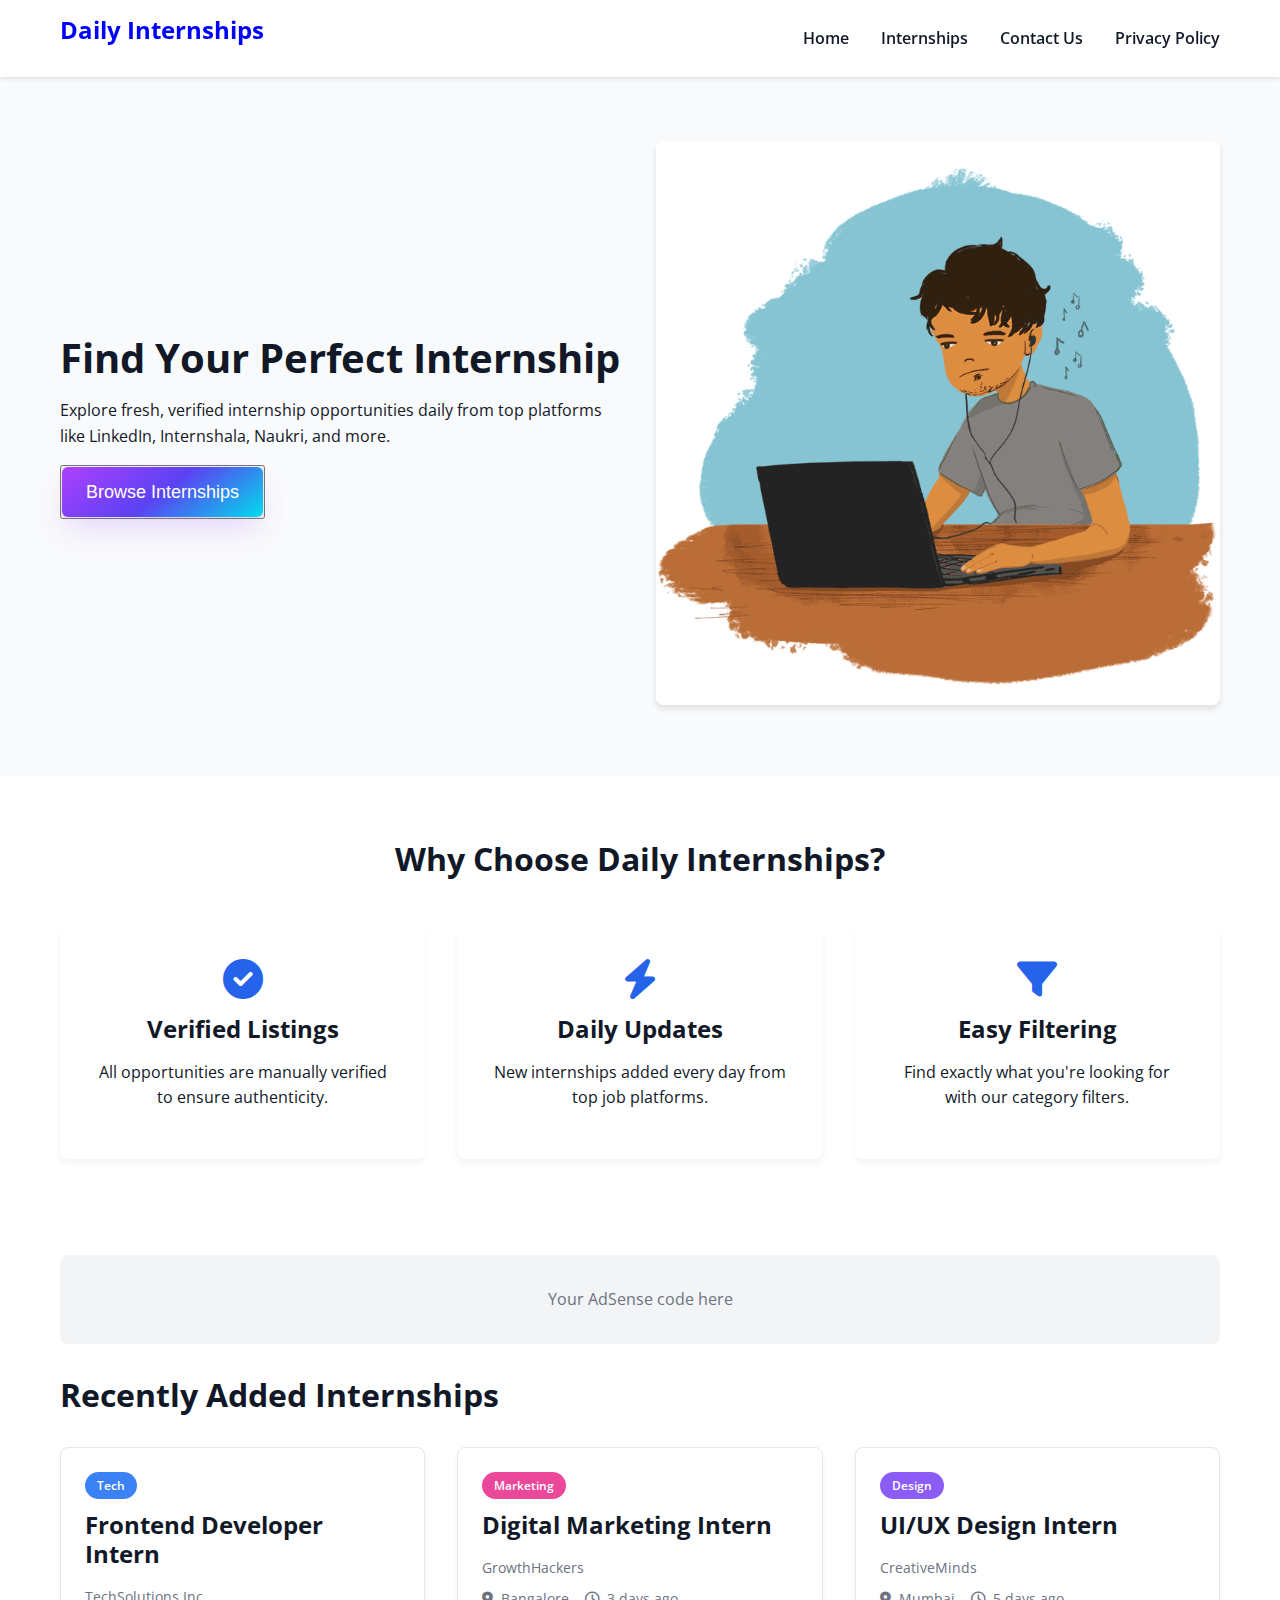
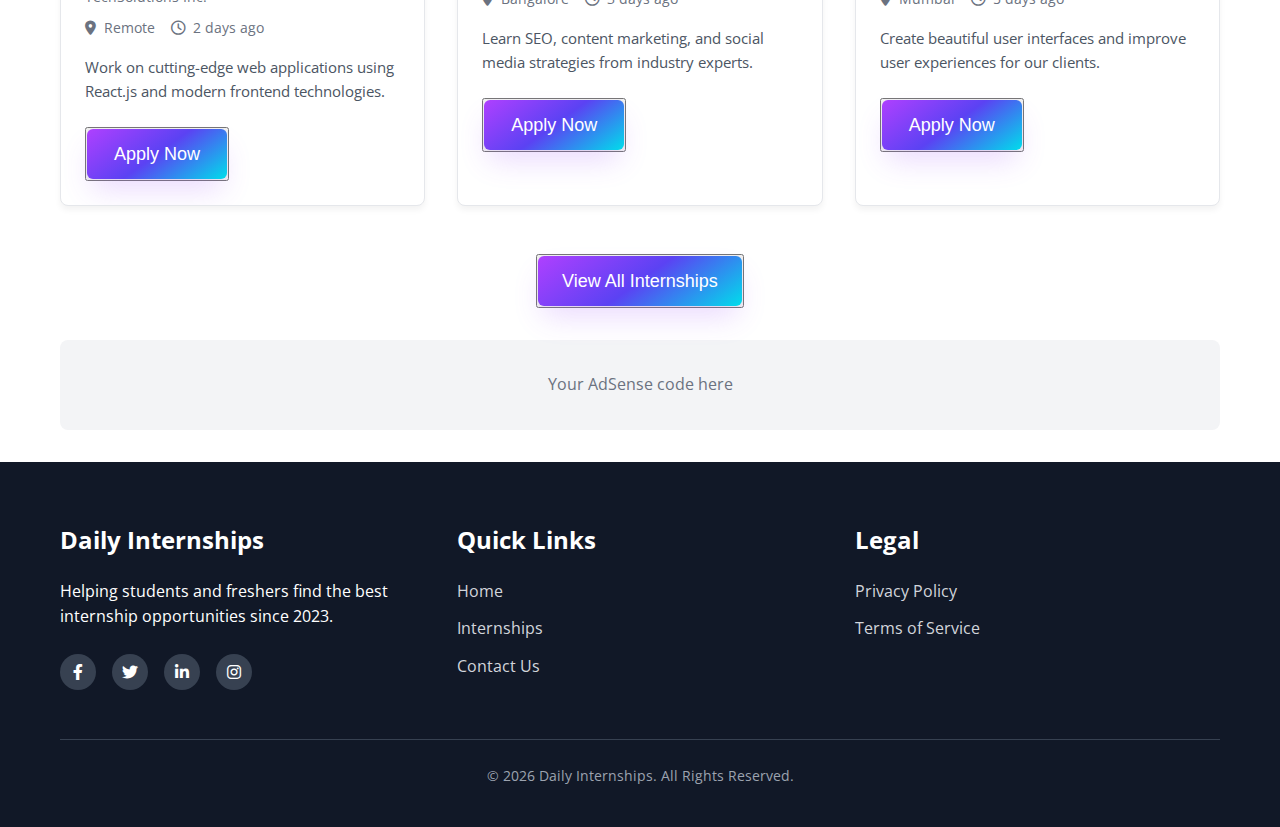
<file: index.html>
<!DOCTYPE html>
<html lang="en">
<head>
    <meta charset="UTF-8">
    <meta name="viewport" content="width=device-width, initial-scale=1.0">
    <meta name="description" content="Find fresh, verified internship opportunities daily from top platforms like LinkedIn, Internshala, Naukri, and more.">
    <meta name="keywords" content="internships, jobs, career, students, freshers, tech internships, marketing internships, remote internships">
    <title>Daily Internships | Find Your Perfect Opportunity</title>
    <link rel="preconnect" href="https://fonts.googleapis.com">
    <link rel="preconnect" href="https://fonts.gstatic.com" crossorigin>
    <link href="https://fonts.googleapis.com/css2?family=Open+Sans:wght@400;500;600;700&display=swap" rel="stylesheet">
    <link rel="stylesheet" href="https://cdnjs.cloudflare.com/ajax/libs/font-awesome/6.0.0/css/all.min.css">
    <link rel="stylesheet" href="styles.css">
</head>
<body>
    <header>
        <div class="container">
            <nav class="navbar">
                <div class="logo">
                    <h1 style="color: blue;">Daily Internships</h1>
                </div>
                <div class="menu-toggle" id="mobile-menu">
                    <span></span>
                    <span></span>
                    <span></span>
                </div>
                <ul class="nav-list">
                    <li><a href="index.html">Home</a></li>
                    <li><a href="internships.html">Internships</a></li>
                    <!-- <li><a href="categories.html">Categories</a></li> -->
                    <li><a href="contact.html">Contact Us</a></li>
                    <li><a href="privacy.html">Privacy Policy</a></li>
                </ul>
            </nav>
        </div>
    </header>

    <main>
        <section class="hero">
            <div class="container">
                <div class="hero-content">
                    <h1>Find Your Perfect Internship</h1>
                    <p>Explore fresh, verified internship opportunities daily from top platforms like LinkedIn, Internshala, Naukri, and more.</p>
                    <button><a href="internships.html" class="text">Browse Internships</a></button>
                </div>
                <div class="hero-image">
                    <img src="student.jpg" alt="Students working" loading="lazy">
                </div>
            </div>
        </section>

        <section class="features">
            <div class="container">
                <h2>Why Choose Daily Internships?</h2>
                <div class="features-grid">
                    <div class="feature-card">
                        <i class="fas fa-check-circle"></i>
                        <h3>Verified Listings</h3>
                        <p>All opportunities are manually verified to ensure authenticity.</p>
                    </div>
                    <div class="feature-card">
                        <i class="fas fa-bolt"></i>
                        <h3>Daily Updates</h3>
                        <p>New internships added every day from top job platforms.</p>
                    </div>
                    <div class="feature-card">
                        <i class="fas fa-filter"></i>
                        <h3>Easy Filtering</h3>
                        <p>Find exactly what you're looking for with our category filters.</p>
                    </div>
                </div>
            </div>
        </section>

        <div class="container">
            <div class="adsense-placeholder">Your AdSense code here</div>
        </div>

        <section class="recent-internships">
            <div class="container">
                <h2>Recently Added Internships</h2>
                <div class="internship-grid">
                    <!-- Sample internship cards - these would be dynamically generated in a real site -->
                    <div class="internship-card">
                        <span class="category-badge tech">Tech</span>
                        <h3>Frontend Developer Intern</h3>
                        <p class="company">TechSolutions Inc.</p>
                        <div class="details">
                            <span><i class="fas fa-map-marker-alt"></i> Remote</span>
                            <span><i class="far fa-clock"></i> 2 days ago</span>
                        </div>
                        <p class="description">Work on cutting-edge web applications using React.js and modern frontend technologies.</p>
                        <button>
                        <a href="https://www.google.com" class="text">Apply Now</a>
                      </button>

                    </div>

                    <div class="internship-card">
                        <span class="category-badge marketing">Marketing</span>
                        <h3>Digital Marketing Intern</h3>
                        <p class="company">GrowthHackers</p>
                        <div class="details">
                            <span><i class="fas fa-map-marker-alt"></i> Bangalore</span>
                            <span><i class="far fa-clock"></i> 3 days ago</span>
                        </div>
                        <p class="description">Learn SEO, content marketing, and social media strategies from industry experts.</p>
                       
                      <button>
                        <a href="https://www.google.com" class="text">Apply Now</a>
                      </button>

                    </div>

                    <div class="internship-card">
                        <span class="category-badge design">Design</span>
                        <h3>UI/UX Design Intern</h3>
                        <p class="company">CreativeMinds</p>
                        <div class="details">
                            <span><i class="fas fa-map-marker-alt"></i> Mumbai</span>
                            <span><i class="far fa-clock"></i> 5 days ago</span>
                        </div>
                        <p class="description">Create beautiful user interfaces and improve user experiences for our clients.</p>
                      <button>
                        <a href="https://www.google.com" class="text">Apply Now</a>
                      </button>
                    </div>
                </div>
                <div class="text-center">
                    <button>
                    <a href="internships.html" class="text">View All Internships</a></button>
                </div>
            </div>
        </section>

        <div class="container">
            <div class="adsense-placeholder">Your AdSense code here</div>
        </div>
    </main>

    <footer>
        <div class="container">
            <div class="footer-grid">
                <div class="footer-about">
                    <h3>Daily Internships</h3>
                    <p>Helping students and freshers find the best internship opportunities since 2023.</p>
                    <div class="social-icons">
                        <a href="#"><i class="fab fa-facebook-f"></i></a>
                        <a href="#"><i class="fab fa-twitter"></i></a>
                        <a href="#"><i class="fab fa-linkedin-in"></i></a>
                        <a href="#"><i class="fab fa-instagram"></i></a>
                    </div>
                </div>
                <div class="footer-links">
                    <h3>Quick Links</h3>
                    <ul>
                        <li><a href="index.html">Home</a></li>
                        <li><a href="internships.html">Internships</a></li>
                        <!-- <li><a href="categories.html">Categories</a></li> -->
                        <li><a href="contact.html">Contact Us</a></li>
                    </ul>
                </div>
                <div class="footer-links">
                    <h3>Legal</h3>
                    <ul>
                        <li><a href="privacy.html">Privacy Policy</a></li>
                        <li><a href="terms.html">Terms of Service</a></li>
                        <!-- <li><a href="disclaimer.html">Disclaimer</a></li> -->
                    </ul>
                </div>
            </div>
            <div class="footer-bottom">
                <p>&copy; <span id="year"></span> Daily Internships. All Rights Reserved.</p>
            </div>
        </div>
    </footer>

    <script>
        // Mobile menu toggle
        document.getElementById('mobile-menu').addEventListener('click', function() {
            document.querySelector('.nav-list').classList.toggle('active');
        });

        // Update copyright year
        document.getElementById('year').textContent = new Date().getFullYear();
    </script>
</body>
</html>
</file>
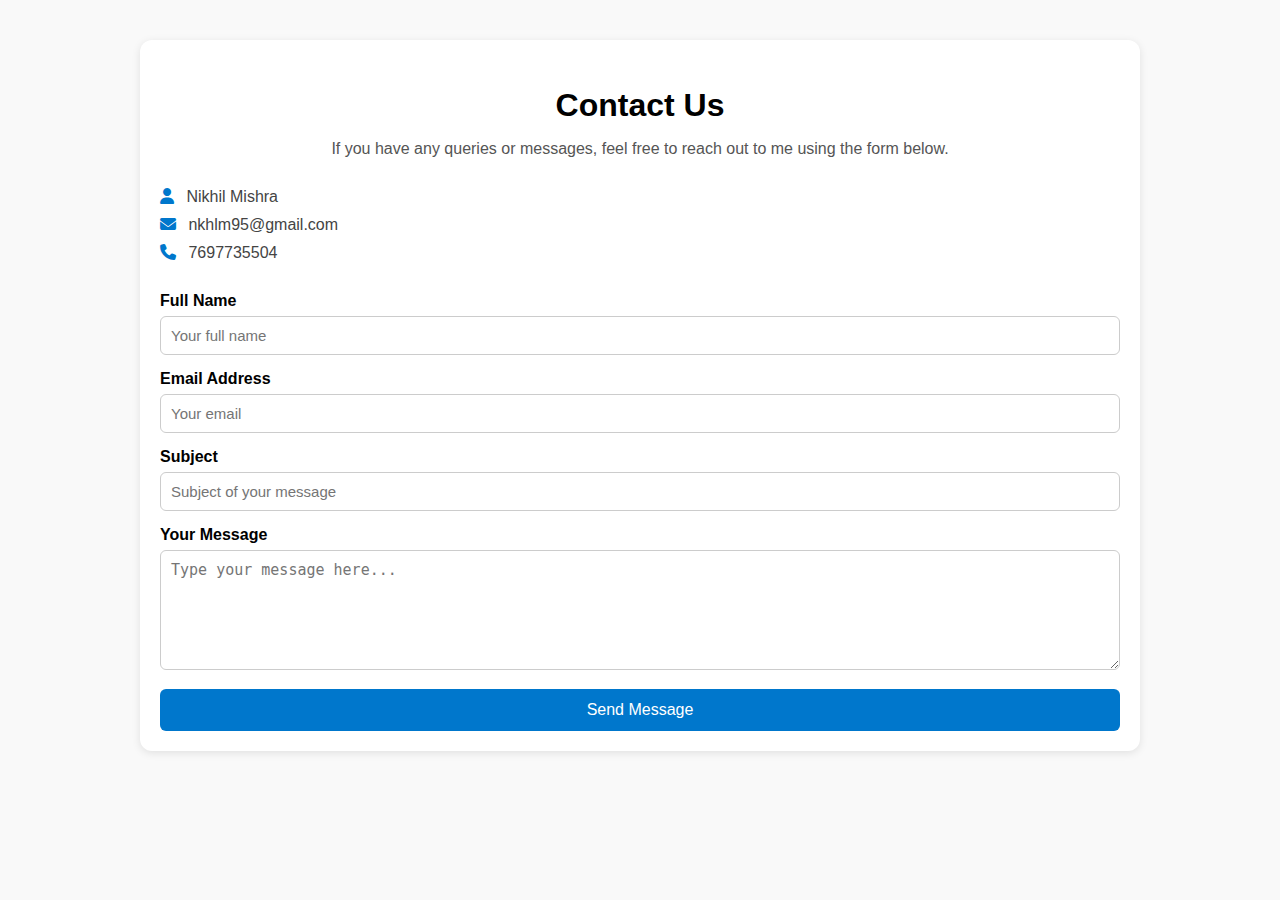
<file: contact.html>
<!DOCTYPE html>
<html lang="en">
<head>
  <meta charset="UTF-8">
  <meta name="viewport" content="width=device-width, initial-scale=1">
  <title>Contact Us - Nikhil Mishra</title>
  <link rel="stylesheet" href="https://cdnjs.cloudflare.com/ajax/libs/font-awesome/6.4.0/css/all.min.css">
  <style>
    * {
      box-sizing: border-box;
    }

    body {
      font-family: 'Segoe UI', Tahoma, Geneva, Verdana, sans-serif;
      margin: 0;
      padding: 0;
      background-color: #f9f9f9;
    }

    .contact-container {
      max-width: 1000px;
      margin: 40px auto;
      padding: 20px;
      background: #fff;
      border-radius: 12px;
      box-shadow: 0 2px 8px rgba(0,0,0,0.1);
    }

    .contact-header {
      text-align: center;
      margin-bottom: 30px;
    }

    .contact-header h2 {
      font-size: 32px;
      margin-bottom: 10px;
    }

    .contact-header p {
      font-size: 16px;
      color: #555;
    }

    .contact-info {
      display: flex;
      flex-direction: column;
      margin-bottom: 30px;
      gap: 10px;
      font-size: 16px;
      color: #444;
    }

    .contact-info i {
      color: #0077cc;
      margin-right: 8px;
    }

    .form-container {
      display: flex;
      flex-direction: column;
    }

    .form-group {
      margin-bottom: 15px;
    }

    .form-group label {
      display: block;
      margin-bottom: 6px;
      font-weight: bold;
    }

    .form-group input,
    .form-group textarea {
      width: 100%;
      padding: 10px;
      border-radius: 6px;
      border: 1px solid #ccc;
      font-size: 15px;
    }

    .form-group textarea {
      resize: vertical;
      min-height: 120px;
    }

    .submit-btn {
      background-color: #0077cc;
      color: white;
      padding: 12px 20px;
      font-size: 16px;
      border: none;
      border-radius: 6px;
      cursor: pointer;
      transition: 0.3s;
    }

    .submit-btn:hover {
      background-color: #005fa3;
    }

    @media (max-width: 600px) {
      .contact-container {
        margin: 20px;
      }

      .contact-header h2 {
        font-size: 26px;
      }
    }
  </style>
</head>
<body>

  <div class="contact-container">
    <div class="contact-header">
      <h2>Contact Us</h2>
      <p>If you have any queries or messages, feel free to reach out to me using the form below.</p>
    </div>

    <div class="contact-info">
      <div><i class="fas fa-user"></i> Nikhil Mishra</div>
      <div><i class="fas fa-envelope"></i> nkhlm95@gmail.com</div>
      <div><i class="fas fa-phone"></i> 7697735504</div>
    </div>

    <form class="form-container" action="#" method="post">
      <div class="form-group">
        <label for="name">Full Name</label>
        <input type="text" id="name" name="name" required placeholder="Your full name">
      </div>
      <div class="form-group">
        <label for="email">Email Address</label>
        <input type="email" id="email" name="email" required placeholder="Your email">
      </div>
      <div class="form-group">
        <label for="subject">Subject</label>
        <input type="text" id="subject" name="subject" required placeholder="Subject of your message">
      </div>
      <div class="form-group">
        <label for="message">Your Message</label>
        <textarea id="message" name="message" required placeholder="Type your message here..."></textarea>
      </div>
      <button type="submit" class="submit-btn">Send Message</button>
    </form>
  </div>

</body>
</html>
</file>
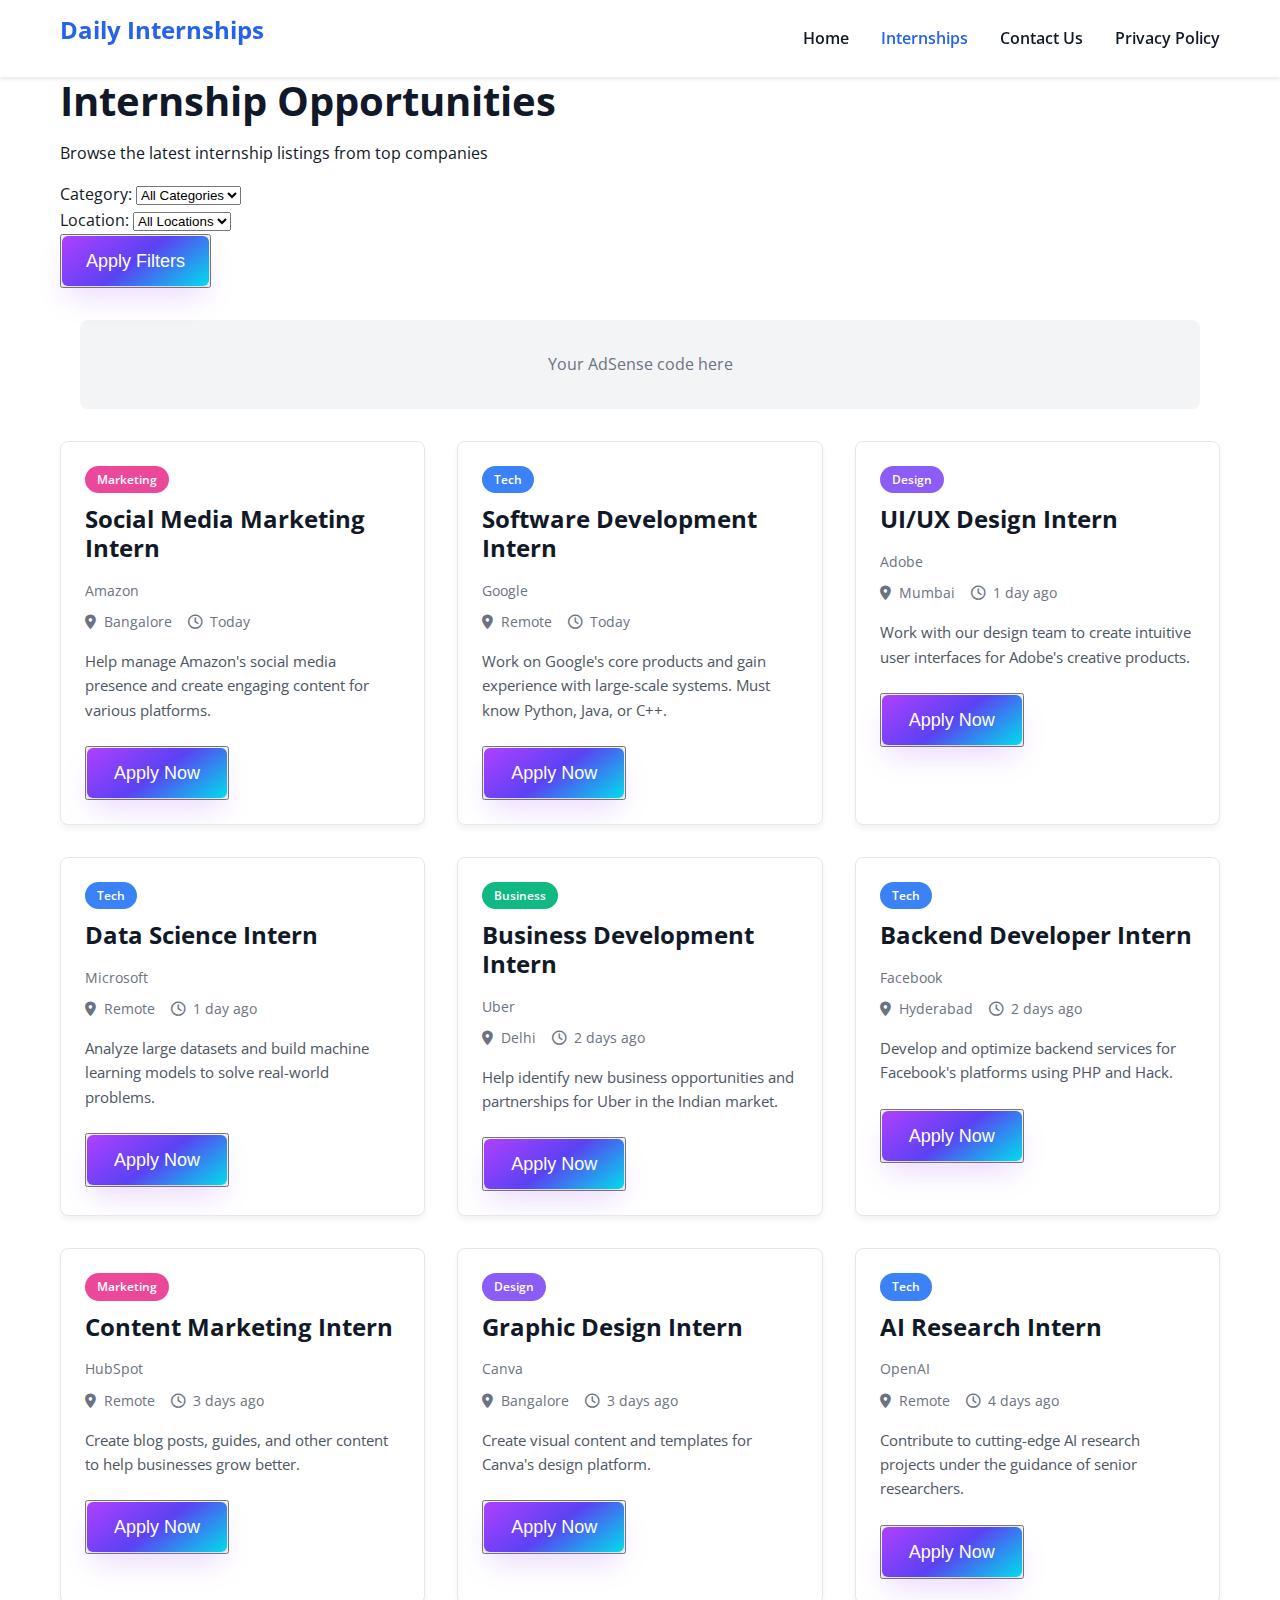
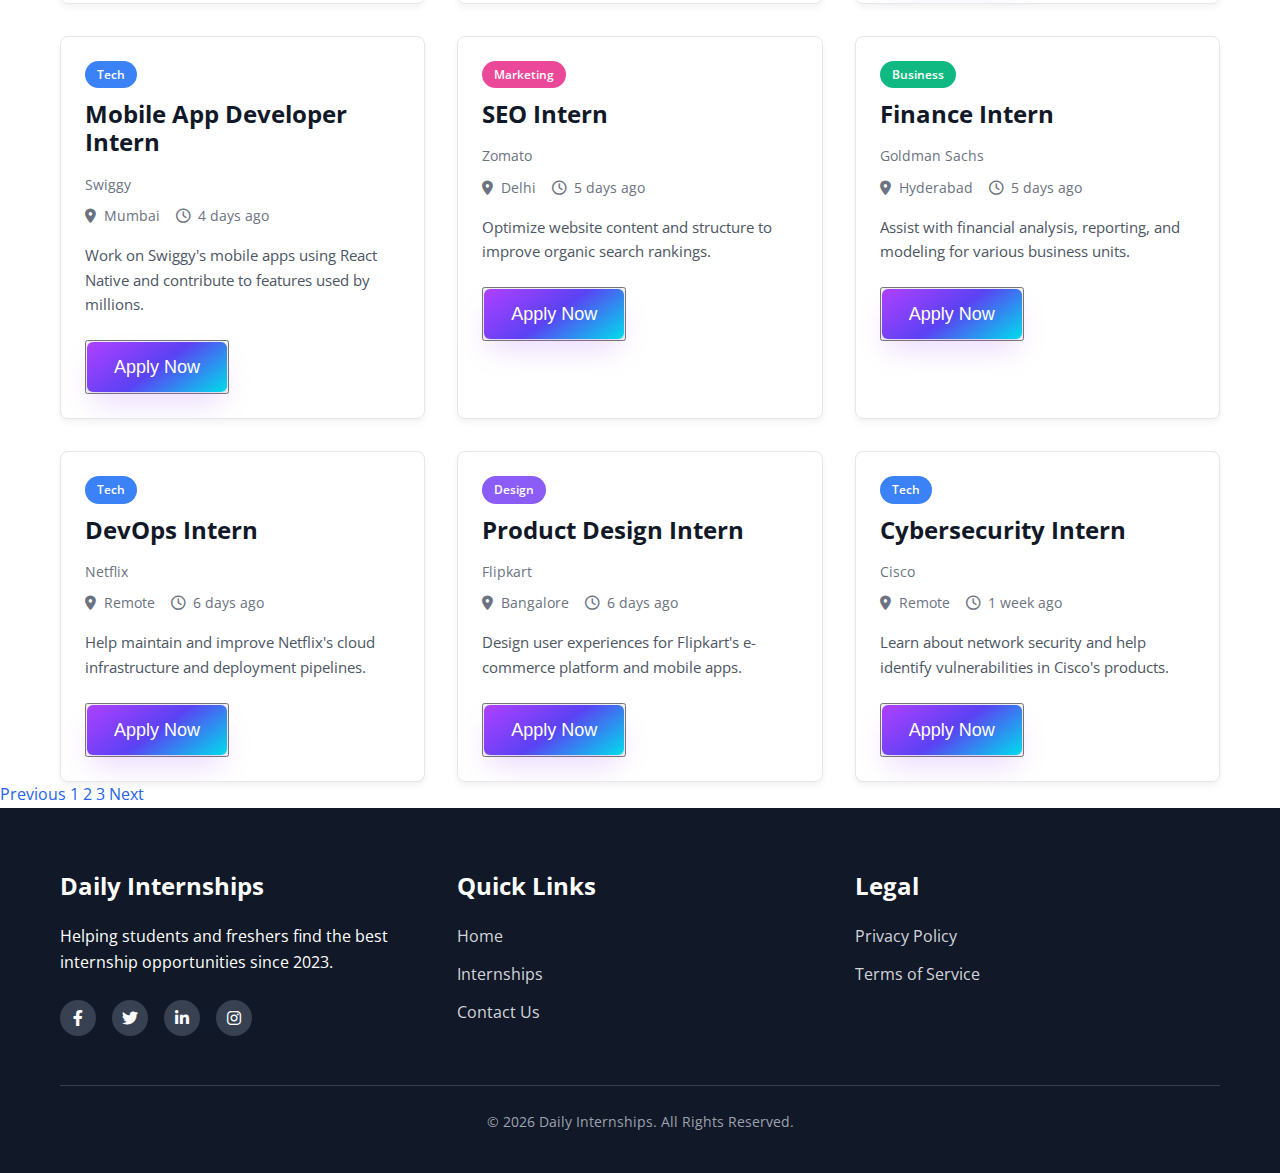
<file: internships.html>
<!DOCTYPE html>
<html lang="en">
<head>
    <meta charset="UTF-8">
    <meta name="viewport" content="width=device-width, initial-scale=1.0">
    <meta name="description" content="Browse the latest internship opportunities in tech, marketing, design, and more.">
    <meta name="keywords" content="internships, jobs, career, students, freshers, tech internships, marketing internships, remote internships">
    <title>Internship Listings | Daily Internships</title>
    <link rel="preconnect" href="https://fonts.googleapis.com">
    <link rel="preconnect" href="https://fonts.gstatic.com" crossorigin>
    <link href="https://fonts.googleapis.com/css2?family=Open+Sans:wght@400;500;600;700&display=swap" rel="stylesheet">
    <link rel="stylesheet" href="https://cdnjs.cloudflare.com/ajax/libs/font-awesome/6.0.0/css/all.min.css">
    <link rel="stylesheet" href="styles.css">
</head>
<body>
    <header>
        <div class="container">
            <nav class="navbar">
                <div class="logo">
                    <h1>Daily Internships</h1>
                </div>
                <div class="menu-toggle" id="mobile-menu">
                    <span></span>
                    <span></span>
                    <span></span>
                </div>
                <ul class="nav-list">
                    <li><a href="index.html">Home</a></li>
                    <li class="active"><a href="internships.html">Internships</a></li>
                    <!-- <li><a href="categories.html">Categories</a></li> -->
                    <li><a href="contact.html">Contact Us</a></li>
                    <li><a href="privacy.html">Privacy Policy</a></li>
                </ul>
            </nav>
        </div>
    </header>

    <main>
        <section class="internship-listings">
            <div class="container">
                <div class="page-header">
                    <h1>Internship Opportunities</h1>
                    <p>Browse the latest internship listings from top companies</p>
                </div>

                <div class="filters">
                    <div class="filter-group">
                        <label for="category">Category:</label>
                        <select id="category">
                            <option value="all">All Categories</option>
                            <option value="tech">Technology</option>
                            <option value="marketing">Marketing</option>
                            <option value="design">Design</option>
                            <option value="business">Business</option>
                            <option value="remote">Remote</option>
                        </select>
                    </div>
                    <div class="filter-group">
                        <label for="location">Location:</label>
                        <select id="location">
                            <option value="all">All Locations</option>
                            <option value="remote">Remote</option>
                            <option value="bangalore">Bangalore</option>
                            <option value="delhi">Delhi</option>
                            <option value="mumbai">Mumbai</option>
                            <option value="hyderabad">Hyderabad</option>
                        </select>
                    </div>
                    <button id="apply-filters" class="text">
                        <a class="text">Apply Filters</a></button>
                </div>

                <div class="container">
                    <div class="adsense-placeholder">Your AdSense code here</div>
                </div>

                <div class="internship-grid">
                    <!-- Internship 1 -->
                    <div class="internship-card" data-category="tech" data-location="remote">
                        <span class="category-badge tech">Tech</span>
                        <h3>Software Development Intern</h3>
                        <p class="company">Google</p>
                        <div class="details">
                            <span><i class="fas fa-map-marker-alt"></i> Remote</span>
                            <span><i class="far fa-clock"></i> Today</span>
                        </div>
                        <p class="description">Work on Google's core products and gain experience with large-scale systems. Must know Python, Java, or C++.</p>
                       <button>
                        <a href="https://www.google.com" class="text">Apply Now</a>
                      </button>
                    </div>
                    </div>

                    <!-- Internship 2 -->
                    <div class="internship-card" data-category="marketing" data-location="bangalore">
                        <span class="category-badge marketing">Marketing</span>
                        <h3>Social Media Marketing Intern</h3>
                        <p class="company">Amazon</p>
                        <div class="details">
                            <span><i class="fas fa-map-marker-alt"></i> Bangalore</span>
                            <span><i class="far fa-clock"></i> Today</span>
                        </div>
                        <p class="description">Help manage Amazon's social media presence and create engaging content for various platforms.</p>
                        <button>
                        <a href="https://www.google.com" class="text">Apply Now</a>
                      </button>
                    </div>

                    <!-- Internship 3 -->
                    <div class="internship-card" data-category="design" data-location="mumbai">
                        <span class="category-badge design">Design</span>
                        <h3>UI/UX Design Intern</h3>
                        <p class="company">Adobe</p>
                        <div class="details">
                            <span><i class="fas fa-map-marker-alt"></i> Mumbai</span>
                            <span><i class="far fa-clock"></i> 1 day ago</span>
                        </div>
                        <p class="description">Work with our design team to create intuitive user interfaces for Adobe's creative products.</p>
                       <button>
                        <a href="https://www.google.com" class="text">Apply Now</a>
                      </button>
                    </div>
                    </div>

                    <!-- Internship 4 -->
                    <div class="internship-card" data-category="tech" data-location="remote">
                        <span class="category-badge tech">Tech</span>
                        <h3>Data Science Intern</h3>
                        <p class="company">Microsoft</p>
                        <div class="details">
                            <span><i class="fas fa-map-marker-alt"></i> Remote</span>
                            <span><i class="far fa-clock"></i> 1 day ago</span>
                        </div>
                        <p class="description">Analyze large datasets and build machine learning models to solve real-world problems.</p>
                        <button>
                        <a href="https://careers.microsoft.com" class="text">Apply Now</a>
                      </button>
                    </div>

                    <!-- Internship 5 -->
                    <div class="internship-card" data-category="business" data-location="delhi">
                        <span class="category-badge remote">Business</span>
                        <h3>Business Development Intern</h3>
                        <p class="company">Uber</p>
                        <div class="details">
                            <span><i class="fas fa-map-marker-alt"></i> Delhi</span>
                            <span><i class="far fa-clock"></i> 2 days ago</span>
                        </div>
                        <p class="description">Help identify new business opportunities and partnerships for Uber in the Indian market.</p>
                        <button>
                        <a href="https://www.uber.com/us/en/careers" class="text">Apply Now</a>
                      </button>
                    </div>

                    <!-- Internship 6 -->
                    <div class="internship-card" data-category="tech" data-location="hyderabad">
                        <span class="category-badge tech">Tech</span>
                        <h3>Backend Developer Intern</h3>
                        <p class="company">Facebook</p>
                        <div class="details">
                            <span><i class="fas fa-map-marker-alt"></i> Hyderabad</span>
                            <span><i class="far fa-clock"></i> 2 days ago</span>
                        </div>
                        <p class="description">Develop and optimize backend services for Facebook's platforms using PHP and Hack.</p>
                        <button>
                        <a href="https://www.facebook.com/careers" target="_blank" class="text">Apply Now</a></button>
                    </div>

                    <!-- Internship 7 -->
                    <div class="internship-card" data-category="marketing" data-location="remote">
                        <span class="category-badge marketing">Marketing</span>
                        <h3>Content Marketing Intern</h3>
                        <p class="company">HubSpot</p>
                        <div class="details">
                            <span><i class="fas fa-map-marker-alt"></i> Remote</span>
                            <span><i class="far fa-clock"></i> 3 days ago</span>
                        </div>
                        <p class="description">Create blog posts, guides, and other content to help businesses grow better.</p>
                        <button>
                        <a href="https://www.hubspot.com/careers" target="_blank" class="text">Apply Now</a></button>
                    </div>

                    <!-- Internship 8 -->
                    <div class="internship-card" data-category="design" data-location="bangalore">
                        <span class="category-badge design">Design</span>
                        <h3>Graphic Design Intern</h3>
                        <p class="company">Canva</p>
                        <div class="details">
                            <span><i class="fas fa-map-marker-alt"></i> Bangalore</span>
                            <span><i class="far fa-clock"></i> 3 days ago</span>
                        </div>
                        <p class="description">Create visual content and templates for Canva's design platform.</p>
                        <button>
                        <a href="https://www.canva.com/careers" target="_blank" class="text">Apply Now</a></button>
                    </div>

                    <!-- Internship 9 -->
                    <div class="internship-card" data-category="tech" data-location="remote">
                        <span class="category-badge tech">Tech</span>
                        <h3>AI Research Intern</h3>
                        <p class="company">OpenAI</p>
                        <div class="details">
                            <span><i class="fas fa-map-marker-alt"></i> Remote</span>
                            <span><i class="far fa-clock"></i> 4 days ago</span>
                        </div>
                        <p class="description">Contribute to cutting-edge AI research projects under the guidance of senior researchers.</p>
                        <button>
                        <a href="https://openai.com/careers" target="_blank" class="text">Apply Now</a></button>
                    </div>

                    <!-- Internship 10 -->
                    <div class="internship-card" data-category="tech" data-location="mumbai">
                        <span class="category-badge tech">Tech</span>
                        <h3>Mobile App Developer Intern</h3>
                        <p class="company">Swiggy</p>
                        <div class="details">
                            <span><i class="fas fa-map-marker-alt"></i> Mumbai</span>
                            <span><i class="far fa-clock"></i> 4 days ago</span>
                        </div>
                        <p class="description">Work on Swiggy's mobile apps using React Native and contribute to features used by millions.</p>
                        <button>
                        <a href="https://careers.swiggy.com" target="_blank" class="text">Apply Now</a></button>
                    </div>

                    <!-- Internship 11 -->
                    <div class="internship-card" data-category="marketing" data-location="delhi">
                        <span class="category-badge marketing">Marketing</span>
                        <h3>SEO Intern</h3>
                        <p class="company">Zomato</p>
                        <div class="details">
                            <span><i class="fas fa-map-marker-alt"></i> Delhi</span>
                            <span><i class="far fa-clock"></i> 5 days ago</span>
                        </div>
                        <p class="description">Optimize website content and structure to improve organic search rankings.</p>
                        <button>
                        <a href="https://www.zomato.com/careers" target="_blank" class="text">Apply Now</a></button>
                    </div>

                    <!-- Internship 12 -->
                    <div class="internship-card" data-category="business" data-location="hyderabad">
                        <span class="category-badge remote">Business</span>
                        <h3>Finance Intern</h3>
                        <p class="company">Goldman Sachs</p>
                        <div class="details">
                            <span><i class="fas fa-map-marker-alt"></i> Hyderabad</span>
                            <span><i class="far fa-clock"></i> 5 days ago</span>
                        </div>
                        <p class="description">Assist with financial analysis, reporting, and modeling for various business units.</p>
                        <button>
                        <a href="https://www.goldmansachs.com/careers" target="_blank" class="text">Apply Now</a></button>
                    </div>

                    <!-- Internship 13 -->
                    <div class="internship-card" data-category="tech" data-location="remote">
                        <span class="category-badge tech">Tech</span>
                        <h3>DevOps Intern</h3>
                        <p class="company">Netflix</p>
                        <div class="details">
                            <span><i class="fas fa-map-marker-alt"></i> Remote</span>
                            <span><i class="far fa-clock"></i> 6 days ago</span>
                        </div>
                        <p class="description">Help maintain and improve Netflix's cloud infrastructure and deployment pipelines.</p>
                        <button>
                        <a href="https://jobs.netflix.com" target="_blank" class="text">Apply Now</a></button>
                    </div>

                    <!-- Internship 14 -->
                    <div class="internship-card" data-category="design" data-location="bangalore">
                        <span class="category-badge design">Design</span>
                        <h3>Product Design Intern</h3>
                        <p class="company">Flipkart</p>
                        <div class="details">
                            <span><i class="fas fa-map-marker-alt"></i> Bangalore</span>
                            <span><i class="far fa-clock"></i> 6 days ago</span>
                        </div>
                        <p class="description">Design user experiences for Flipkart's e-commerce platform and mobile apps.</p>
                        <button>
                        <a href="https://www.flipkartcareers.com" target="_blank" class="text">Apply Now</a></button>
                    </div>

                    <!-- Internship 15 -->
                    <div class="internship-card" data-category="tech" data-location="remote">
                        <span class="category-badge tech">Tech</span>
                        <h3>Cybersecurity Intern</h3>
                        <p class="company">Cisco</p>
                        <div class="details">
                            <span><i class="fas fa-map-marker-alt"></i> Remote</span>
                            <span><i class="far fa-clock"></i> 1 week ago</span>
                        </div>
                        <p class="description">Learn about network security and help identify vulnerabilities in Cisco's products.</p>
                        <button>
                        <a href="https://jobs.cisco.com" target="_blank" class="text">Apply Now</a></button>
                    </div>
                </div>

                <div class="pagination">
                    <a href="#" class="btn-secondary disabled">Previous</a>
                    <a href="#" class="btn-primary">1</a>
                    <a href="#" class="btn-secondary">2</a>
                    <a href="#" class="btn-secondary">3</a>
                    <a href="#" class="btn-secondary">Next</a>
                </div>
            </div>
        </section>
    </main>

    <footer>
        <div class="container">
            <div class="footer-grid">
                <div class="footer-about">
                    <h3>Daily Internships</h3>
                    <p>Helping students and freshers find the best internship opportunities since 2023.</p>
                    <div class="social-icons">
                        <a href="#"><i class="fab fa-facebook-f"></i></a>
                        <a href="#"><i class="fab fa-twitter"></i></a>
                        <a href="#"><i class="fab fa-linkedin-in"></i></a>
                        <a href="#"><i class="fab fa-instagram"></i></a>
                    </div>
                </div>
                <div class="footer-links">
                    <h3>Quick Links</h3>
                    <ul>
                        <li><a href="index.html">Home</a></li>
                        <li><a href="internships.html">Internships</a></li>
                        <!-- <li><a href="categories.html">Categories</a></li> -->
                        <li><a href="contact.html">Contact Us</a></li>
                    </ul>
                </div>
                <div class="footer-links">
                    <h3>Legal</h3>
                    <ul>
                        <li><a href="privacy.html">Privacy Policy</a></li>
                        <li><a href="terms.html">Terms of Service</a></li>
                        <!-- <li><a href="disclaimer.html">Disclaimer</a></li> -->
                    </ul>
                </div>
            </div>
            <div class="footer-bottom">
                <p>&copy; <span id="year"></span> Daily Internships. All Rights Reserved.</p>
            </div>
        </div>
    </footer>

    <script>
        // Mobile menu toggle
        document.getElementById('mobile-menu').addEventListener('click', function() {
            document.querySelector('.nav-list').classList.toggle('active');
        });

        // Update copyright year
        document.getElementById('year').textContent = new Date().getFullYear();

        // Filter functionality
        document.getElementById('apply-filters').addEventListener('click', function() {
            const category = document.getElementById('category').value;
            const location = document.getElementById('location').value;
            const cards = document.querySelectorAll('.internship-card');
            
            cards.forEach(card => {
                const cardCategory = card.getAttribute('data-category');
                const cardLocation = card.getAttribute('data-location');
                
                const categoryMatch = category === 'all' || cardCategory === category;
                const locationMatch = location === 'all' || cardLocation === location;
                
                if (categoryMatch && locationMatch) {
                    card.style.display = 'block';
                } else {
                    card.style.display = 'none';
                }
            });
        });

        // Sort by date (most recent first)
        function sortInternshipsByDate() {
            const container = document.querySelector('.internship-grid');
            const cards = Array.from(document.querySelectorAll('.internship-card'));
            
            cards.sort((a, b) => {
                const dateA = a.querySelector('.details span:nth-child(2)').textContent;
                const dateB = b.querySelector('.details span:nth-child(2)').textContent;
                
                // Simple sorting based on text (in a real app, you'd parse dates properly)
                if (dateA.includes('Today')) return -1;
                if (dateB.includes('Today')) return 1;
                if (dateA.includes('day ago') && dateB.includes('days ago')) {
                    const numA = parseInt(dateA);
                    const numB = parseInt(dateB);
                    return numA - numB;
                }
                if (dateA.includes('week ago')) return 1;
                if (dateB.includes('week ago')) return -1;
                return 0;
            });
            
            // Re-append sorted cards
            cards.forEach(card => container.appendChild(card));
        }
        
        // Sort on page load
        window.addEventListener('load', sortInternshipsByDate);
    </script>
</body>
</html>
</file>
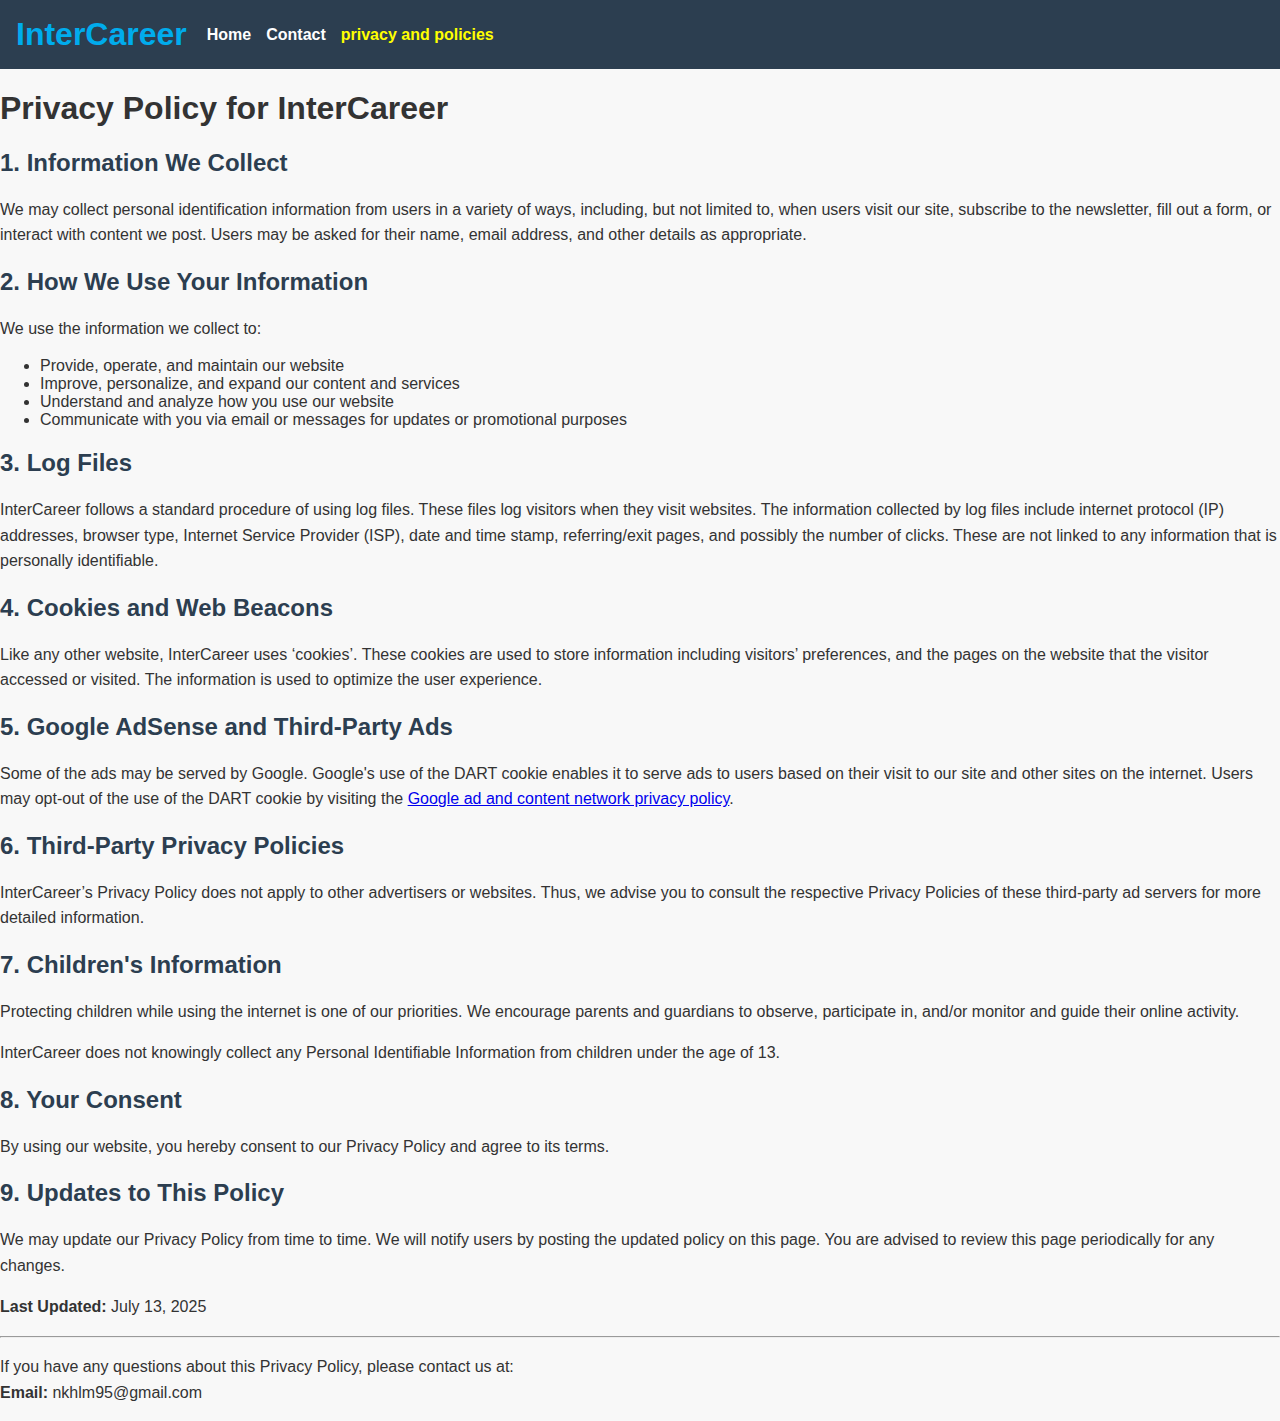
<file: privacy.html>
<!DOCTYPE html>
<html lang="en">
<head>
  <meta charset="UTF-8" />
  <meta name="viewport" content="width=device-width, initial-scale=1.0"/>
  <title>Contact - InterCareer</title>
  <style>
    body {
      font-family: Arial, sans-serif;
      margin: 0;
      padding: 0;
      background-color: #f8f8f8;
      color: #333;
    }

    .navbar {
      background-color: #2c3e50;
      padding: 1rem;
      display: flex;
      justify-content: space-between;
      align-items: center;
    }

    .navbar a {
      color: white;
      margin-right: 15px;
      text-decoration: none;
      font-weight: bold;
    }

    .navbar-left {
      display: flex;
      align-items: center;
    }

    .navbar-left h1 {
      margin: 0;
      color: #00aced;
      margin-right: 20px;
    }
   
    .container {
      max-width: 800px;
      margin: 40px auto;
      padding: 20px;
      background: white;
      border-radius: 8px;
      box-shadow: 0 2px 8px rgba(0,0,0,0.1);
    }

    h2 {
      color: #2c3e50;
    }

    p {
      line-height: 1.6;
    }
  </style>
</head>
<body>

  <div class="navbar">
    <div class="navbar-left">
      <h1>InterCareer</h1>
      <a href="index.html">Home</a>
      <a href="contact.html">Contact</a>
      <a href="privacy.html" style="color: yellow;">privacy and policies</a>
    </div>
  </div>

<h1>Privacy Policy for InterCareer</h1>

  

  <h2>1. Information We Collect</h2>
  <p>We may collect personal identification information from users in a variety of ways, including, but not limited to, when users visit our site, subscribe to the newsletter, fill out a form, or interact with content we post. Users may be asked for their name, email address, and other details as appropriate.</p>

  <h2>2. How We Use Your Information</h2>
  <p>We use the information we collect to:</p>
  <ul>
    <li>Provide, operate, and maintain our website</li>
    <li>Improve, personalize, and expand our content and services</li>
    <li>Understand and analyze how you use our website</li>
    <li>Communicate with you via email or messages for updates or promotional purposes</li>
  </ul>

  <h2>3. Log Files</h2>
  <p>InterCareer follows a standard procedure of using log files. These files log visitors when they visit websites. The information collected by log files include internet protocol (IP) addresses, browser type, Internet Service Provider (ISP), date and time stamp, referring/exit pages, and possibly the number of clicks. These are not linked to any information that is personally identifiable.</p>

  <h2>4. Cookies and Web Beacons</h2>
  <p>Like any other website, InterCareer uses ‘cookies’. These cookies are used to store information including visitors’ preferences, and the pages on the website that the visitor accessed or visited. The information is used to optimize the user experience.</p>

  <h2>5. Google AdSense and Third-Party Ads</h2>
  <p>Some of the ads may be served by Google. Google's use of the DART cookie enables it to serve ads to users based on their visit to our site and other sites on the internet. Users may opt-out of the use of the DART cookie by visiting the <a href="https://policies.google.com/technologies/ads" target="_blank">Google ad and content network privacy policy</a>.</p>

  <h2>6. Third-Party Privacy Policies</h2>
  <p>InterCareer’s Privacy Policy does not apply to other advertisers or websites. Thus, we advise you to consult the respective Privacy Policies of these third-party ad servers for more detailed information.</p>

  <h2>7. Children's Information</h2>
  <p>Protecting children while using the internet is one of our priorities. We encourage parents and guardians to observe, participate in, and/or monitor and guide their online activity.</p>
  <p>InterCareer does not knowingly collect any Personal Identifiable Information from children under the age of 13.</p>

  <h2>8. Your Consent</h2>
  <p>By using our website, you hereby consent to our Privacy Policy and agree to its terms.</p>

  <h2>9. Updates to This Policy</h2>
  <p>We may update our Privacy Policy from time to time. We will notify users by posting the updated policy on this page. You are advised to review this page periodically for any changes.</p>

  <p><strong>Last Updated:</strong> July 13, 2025</p>

  <hr>
  <p>If you have any questions about this Privacy Policy, please contact us at: <br>
  <strong>Email:</strong> nkhlm95@gmail.com</p>


</body>
</html>
</file>
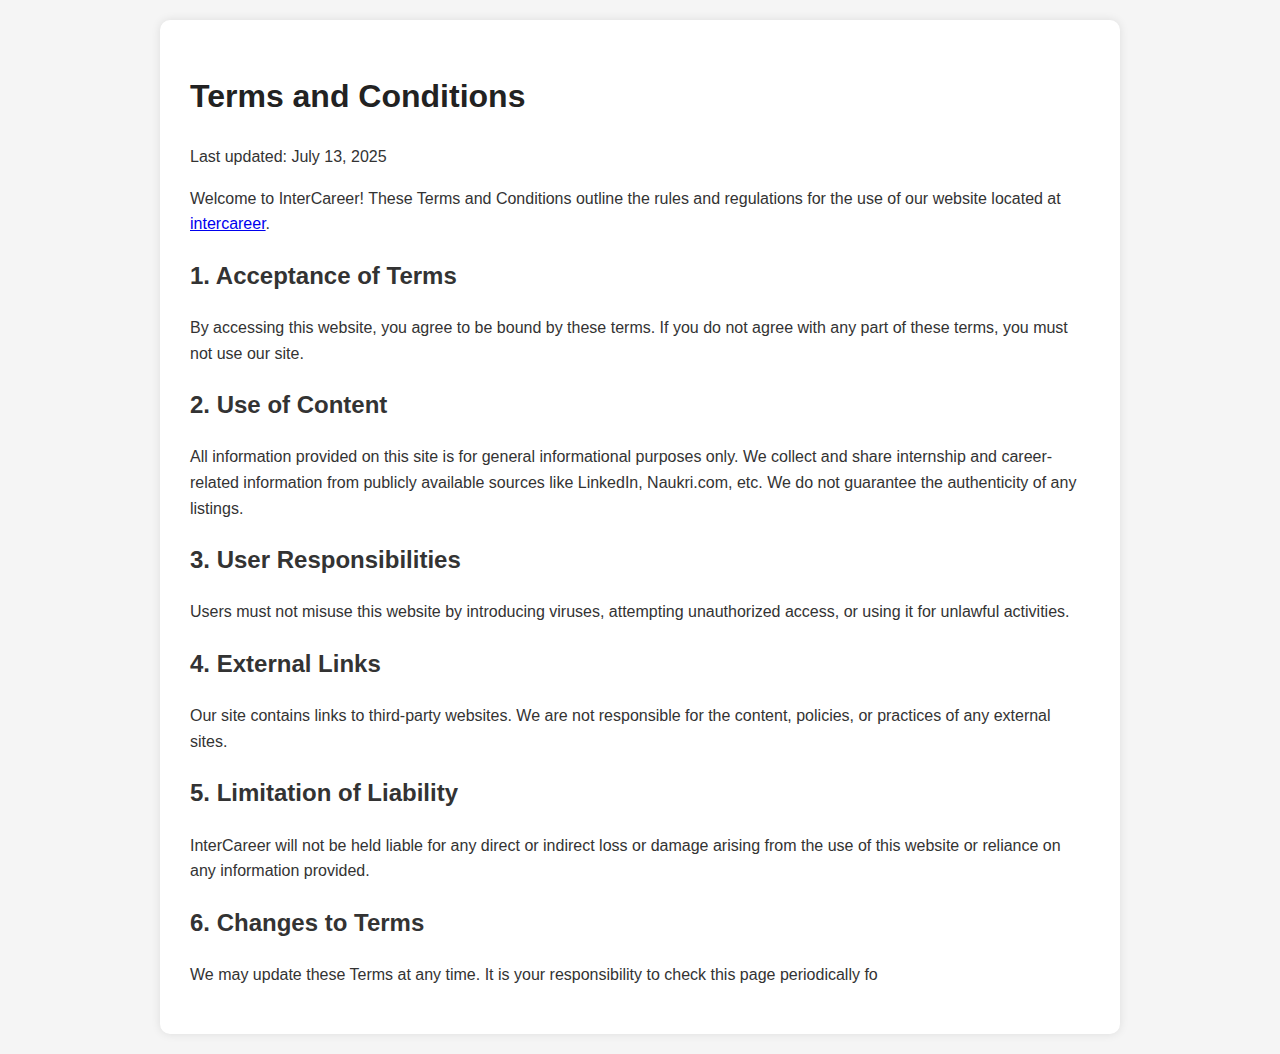
<file: terms.html>
<!DOCTYPE html>
<html lang="en">
<head>
  <meta charset="UTF-8" />
  <meta name="viewport" content="width=device-width, initial-scale=1.0"/>
  <title>Terms and Conditions - InterCareer</title>
  <style>
    body {
      font-family: Arial, sans-serif;
      line-height: 1.6;
      margin: 0;
      padding: 20px;
      background-color: #f5f5f5;
      color: #333;
    }
    h1 {
      color: #222;
    }
    .container {
      max-width: 900px;
      margin: auto;
      background: #fff;
      padding: 30px;
      box-shadow: 0 0 10px rgba(0,0,0,0.1);
      border-radius: 10px;
    }
  </style>
</head>
<body>
  <div class="container">
    <h1>Terms and Conditions</h1>
    <p>Last updated: July 13, 2025</p>

    <p>Welcome to InterCareer! These Terms and Conditions outline the rules and regulations for the use of our website located at <a href="https://n-mishra6306.github.io/intercareer/" target="_blank">intercareer</a>.</p>

    <h2>1. Acceptance of Terms</h2>
    <p>By accessing this website, you agree to be bound by these terms. If you do not agree with any part of these terms, you must not use our site.</p>

    <h2>2. Use of Content</h2>
    <p>All information provided on this site is for general informational purposes only. We collect and share internship and career-related information from publicly available sources like LinkedIn, Naukri.com, etc. We do not guarantee the authenticity of any listings.</p>

    <h2>3. User Responsibilities</h2>
    <p>Users must not misuse this website by introducing viruses, attempting unauthorized access, or using it for unlawful activities.</p>

    <h2>4. External Links</h2>
    <p>Our site contains links to third-party websites. We are not responsible for the content, policies, or practices of any external sites.</p>

    <h2>5. Limitation of Liability</h2>
    <p>InterCareer will not be held liable for any direct or indirect loss or damage arising from the use of this website or reliance on any information provided.</p>

    <h2>6. Changes to Terms</h2>
    <p>We may update these Terms at any time. It is your responsibility to check this page periodically fo
</file>
<file: styles.css>
/* Base Styles */
:root {
    --primary-color: #2563eb;
    --primary-dark: #1d4ed8;
    --secondary-color: #6b7280;
    --light-color: #f9fafb;
    --dark-color: #111827;
    --success-color: #10b981;
    --warning-color: #f59e0b;
    --danger-color: #ef4444;
    --tech-color: #3b82f6;
    --marketing-color: #ec4899;
    --design-color: #8b5cf6;
    --remote-color: #10b981;
}

* {
    margin: 0;
    padding: 0;
    box-sizing: border-box;
}

body {
    font-family: 'Open Sans', sans-serif;
    line-height: 1.6;
    color: var(--dark-color);
    background-color: #ffffff;
}

.container {
    width: 100%;
    max-width: 1200px;
    margin: 0 auto;
    padding: 0 20px;
}

/* Typography */
h1, h2, h3, h4, h5, h6 {
    font-weight: 700;
    line-height: 1.2;
    margin-bottom: 1rem;
}

h1 {
    font-size: 2.5rem;
}

h2 {
    font-size: 2rem;
}

h3 {
    font-size: 1.5rem;
}

p {
    margin-bottom: 1rem;
}

a {
    text-decoration: none;
    color: var(--primary-color);
}

/* From Uiverse.io by cssbuttons-io */ 
button a{
  align-items: center;
  background-image: linear-gradient(144deg, #af40ff, #5b42f3 50%, #00ddeb);
  border: 0;
  border-radius: 8px solid black;
  box-shadow: rgba(151, 65, 252, 0.2) 0 15px 30px -5px;
  box-sizing: border-box;
  color: #ffffff;
  display: flex;
  font-size: 18px;
  justify-content: center;
  line-height: 1em;
  max-width: 100%;
  min-width: 140px;
  padding: 3px;
  text-decoration: none;
  user-select: none;
  -webkit-user-select: none;
  touch-action: manipulation;
  white-space: nowrap;
  cursor: pointer;
  transition: all 0.3s;
}

button a:active,
button a:hover {
  outline: 0;
}

button a{
  background-color: rgb(5, 6, 45);
  padding: 16px 24px;
  border-radius: 6px;
  width: 100%;
  height: 100%;
  transition: 300ms;
}

button:hover a {
  background: none;
}

button:active {
  transform: scale(0.9);
}

/* Header & Navigation */
header {
    background-color: white;
    box-shadow: 0 2px 4px rgba(0, 0, 0, 0.1);
    position: sticky;
    top: 0;
    z-index: 100;
}

.navbar {
    display: flex;
    justify-content: space-between;
    align-items: center;
    padding: 1rem 0;
}

.logo h1 {
    color: var(--primary-color);
    font-size: 1.5rem;
}

.nav-list {
    display: flex;
    list-style: none;
}

.nav-list li {
    margin-left: 2rem;
}

.nav-list a {
    color: var(--dark-color);
    font-weight: 600;
    transition: color 0.3s ease;
}

.nav-list a:hover, .nav-list .active a {
    color: var(--primary-color);
}

.menu-toggle {
    display: none;
    flex-direction: column;
    justify-content: space-between;
    width: 24px;
    height: 18px;
    cursor: pointer;
}

.menu-toggle span {
    display: block;
    width: 100%;
    height: 2px;
    background-color: var(--dark-color);
    transition: all 0.3s ease;
}

/* Hero Section */
.hero {
    padding: 4rem 0;
    background-color: var(--light-color);
}

.hero .container {
    display: flex;
    align-items: center;
    justify-content: space-between;
    flex-wrap: wrap;
}

.hero-content {
    flex: 1;
    min-width: 300px;
    padding-right: 2rem;
}

.hero-image {
    flex: 1;
    min-width: 300px;
    text-align: center;
}

.hero-image img {
    max-width: 100%;
    height: auto;
    border-radius: 0.5rem;
    box-shadow: 0 4px 6px rgba(0, 0, 0, 0.1);
}

/* Features Section */
.features {
    padding: 4rem 0;
    text-align: center;
}

.features-grid {
    display: grid;
    grid-template-columns: repeat(auto-fit, minmax(300px, 1fr));
    gap: 2rem;
    margin-top: 3rem;
}

.feature-card {
    background-color: white;
    padding: 2rem;
    border-radius: 0.5rem;
    box-shadow: 0 4px 6px rgba(0, 0, 0, 0.05);
    transition: transform 0.3s ease;
}

.feature-card:hover {
    transform: translateY(-5px);
}

.feature-card i {
    font-size: 2.5rem;
    color: var(--primary-color);
    margin-bottom: 1rem;
}

/* Internship Cards */
.internship-grid {
    display: grid;
    grid-template-columns: repeat(auto-fill, minmax(300px, 1fr));
    gap: 2rem;
    margin-top: 2rem;
}

.internship-card {
    background-color: white;
    border-radius: 0.5rem;
    overflow: hidden;
    box-shadow: 0 4px 6px rgba(0, 0, 0, 0.05);
    transition: transform 0.3s ease;
    padding: 1.5rem;
    border: 1px solid #e5e7eb;
}

.internship-card:hover {
    transform: translateY(-5px);
    box-shadow: 0 10px 15px rgba(0, 0, 0, 0.1);
}

.category-badge {
    display: inline-block;
    padding: 0.25rem 0.75rem;
    border-radius: 9999px;
    font-size: 0.75rem;
    font-weight: 600;
    margin-bottom: 0.75rem;
    color: white;
}

.tech {
    background-color: var(--tech-color);
}

.marketing {
    background-color: var(--marketing-color);
}

.design {
    background-color: var(--design-color);
}

.remote {
    background-color: var(--remote-color);
}

.company {
    color: var(--secondary-color);
    font-size: 0.9rem;
    margin-bottom: 0.5rem;
}

.details {
    display: flex;
    gap: 1rem;
    margin-bottom: 1rem;
    font-size: 0.9rem;
    color: var(--secondary-color);
}

.details i {
    margin-right: 0.25rem;
}

.description {
    font-size: 0.95rem;
    margin-bottom: 1.5rem;
    color: #4b5563;
}

.text-center {
    text-align: center;
    margin-top: 3rem;
}

/* AdSense Placeholder */
.adsense-placeholder {
    background-color: #f3f4f6;
    padding: 2rem;
    text-align: center;
    margin: 2rem 0;
    border-radius: 0.5rem;
    color: #6b7280;
}

/* Footer */
footer {
    background-color: var(--dark-color);
    color: white;
    padding: 4rem 0 0;
}

.footer-grid {
    display: grid;
    grid-template-columns: repeat(auto-fit, minmax(250px, 1fr));
    gap: 2rem;
    margin-bottom: 3rem;
}

.footer-about h3 {
    color: white;
    margin-bottom: 1.5rem;
}

.footer-links h3 {
    color: white;
    margin-bottom: 1.5rem;
}

.footer-links ul {
    list-style: none;
}

.footer-links li {
    margin-bottom: 0.75rem;
}

.footer-links a {
    color: #d1d5db;
    transition: color 0.3s ease;
}

.footer-links a:hover {
    color: white;
}

.social-icons {
    display: flex;
    gap: 1rem;
    margin-top: 1.5rem;
}

.social-icons a {
    display: flex;
    align-items: center;
    justify-content: center;
    width: 36px;
    height: 36px;
    border-radius: 50%;
    background-color: #374151;
    color: white;
    transition: all 0.3s ease;
}

.social-icons a:hover {
    background-color: var(--primary-color);
}

.footer-bottom {
    padding: 1.5rem 0;
    border-top: 1px solid #374151;
    text-align: center;
    font-size: 0.9rem;
    color: #9ca3af;
}

/* Responsive Design */
@media (max-width: 768px) {
    .menu-toggle {
        display: flex;
    }

    .nav-list {
        position: fixed;
        top: 70px;
        left: -100%;
        width: 100%;
        height: calc(100vh - 70px);
        background-color: white;
        flex-direction: column;
        align-items: center;
        padding: 2rem 0;
        transition: left 0.3s ease;
    }

    .nav-list.active {
        left: 0;
    }

    .nav-list li {
        margin: 1rem 0;
    }

    .hero .container {
        flex-direction: column;
    }

    .hero-content {
        padding-right: 0;
        margin-bottom: 2rem;
        text-align: center;
    }
}

@media (max-width: 480px) {
    h1 {
        font-size: 2rem;
    }

    h2 {
        font-size: 1.75rem;
    }

    .btn {
        padding: 0.5rem 1rem;
    }
}
</file>
